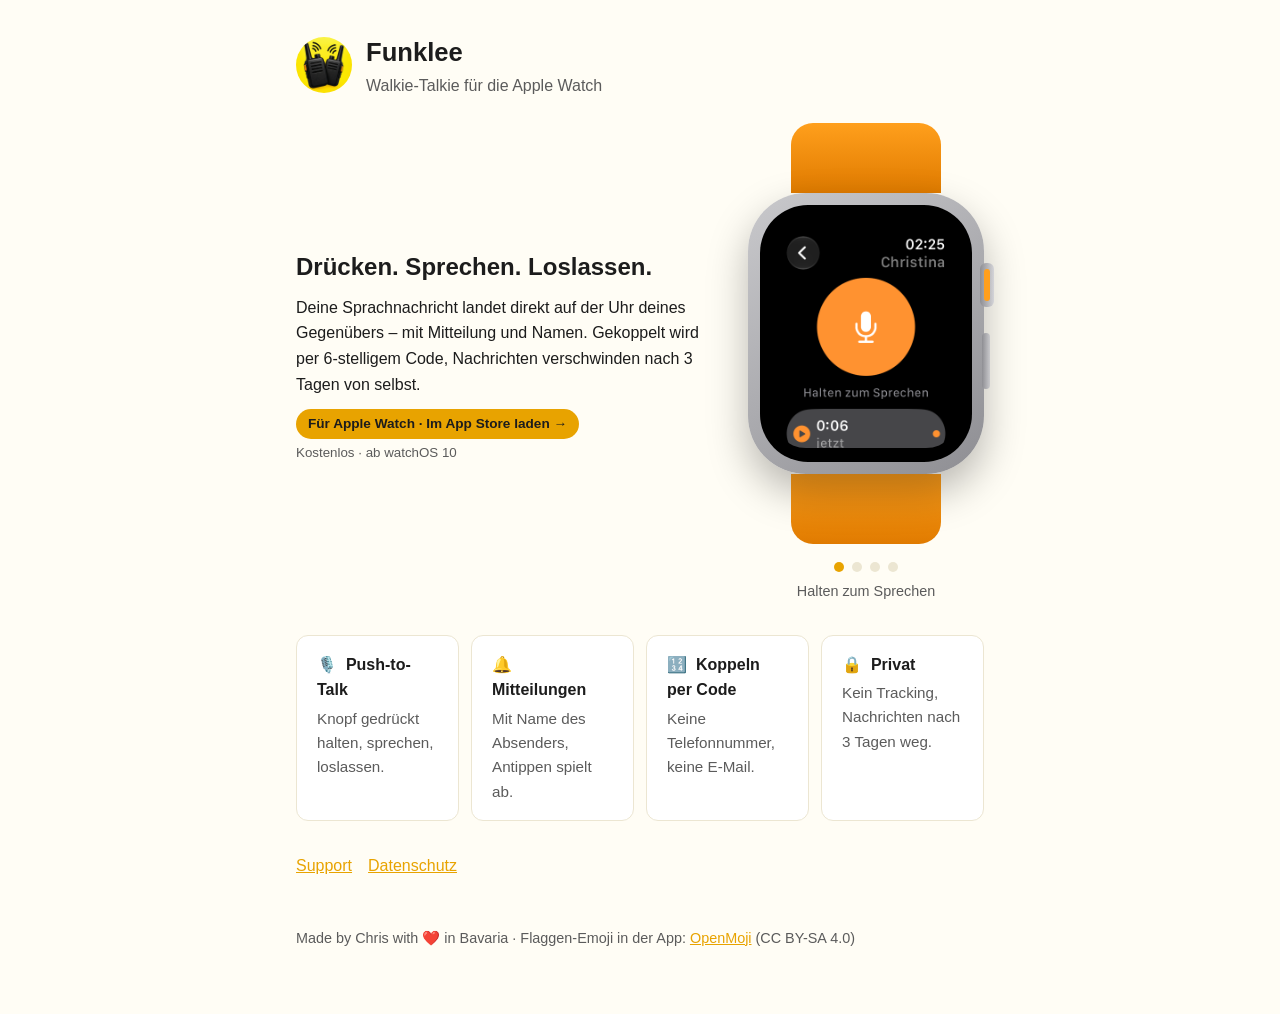
<file: index.html>
<!doctype html>
<html lang="de">
<head>
  <meta charset="utf-8">
  <meta name="viewport" content="width=device-width, initial-scale=1">
  <title>Funklee</title>
  <meta name="description" content="Funklee – das Walkie-Talkie für die Apple Watch.">
  <link rel="stylesheet" href="style.css">
</head>
<body>
<main>
  <header>
    <img src="icon.png" alt="">
    <div>
      <h1>Funklee</h1>
      <p>Walkie-Talkie für die Apple Watch</p>
    </div>
  </header>

  <section class="hero">
    <div>
      <h2>Drücken. Sprechen. Loslassen.</h2>
      <p>Deine Sprachnachricht landet direkt auf der Uhr deines Gegenübers – mit Mitteilung und Namen. Gekoppelt wird per 6-stelligem Code, Nachrichten verschwinden nach 3 Tagen von selbst.</p>
      <a class="badge" href="https://apps.apple.com/de/app/funklee-walkie-talkie/id6828184144">Für Apple Watch · Im App Store laden →</a>
      <p class="store"><small>Kostenlos · ab watchOS 10</small></p>
    </div>

    <div>
      <div class="watch" aria-label="Funklee auf der Apple Watch">
        <div class="band"></div>
        <div class="case">
          <div class="bezel">
            <div class="screen">
              <img src="screens/1-sprechen.png" alt="Sprech-Knopf: halten zum Sprechen" class="active">
              <img src="screens/2-nachrichten.png" alt="Liste der Sprachnachrichten">
              <img src="screens/3-kontakte.png" alt="Kontaktliste mit neuen Nachrichten">
              <img src="screens/4-koppeln.png" alt="Koppeln per 6-stelligem Code">
            </div>
          </div>
          <div class="crown"></div>
          <div class="side-button"></div>
        </div>
        <div class="band bottom"></div>
      </div>
      <div class="dots" role="tablist"></div>
      <div class="caption" aria-live="polite"></div>
    </div>
  </section>

  <section class="features">
    <div class="card"><strong>🎙️&nbsp; Push-to-Talk</strong><p>Knopf gedrückt halten, sprechen, loslassen.</p></div>
    <div class="card"><strong>🔔&nbsp; Mitteilungen</strong><p>Mit Name des Absenders, Antippen spielt ab.</p></div>
    <div class="card"><strong>🔢&nbsp; Koppeln per Code</strong><p>Keine Telefonnummer, keine E-Mail.</p></div>
    <div class="card"><strong>🔒&nbsp; Privat</strong><p>Kein Tracking, Nachrichten nach 3 Tagen weg.</p></div>
  </section>

  <nav style="margin-top:32px"><a href="support.html">Support</a><a href="privacy.html">Datenschutz</a></nav>
  <footer>Made by Chris with ❤️ in Bavaria · Flaggen-Emoji in der App: <a href="https://openmoji.org/">OpenMoji</a> (CC BY-SA 4.0)</footer>
</main>

<script>
  // Cycles through the screenshots inside the watch mockup.
  const images = [...document.querySelectorAll('.screen img')];
  const dots = document.querySelector('.dots');
  const caption = document.querySelector('.caption');
  const captions = ['Halten zum Sprechen', 'Nachrichten abspielen', 'Neue Nachrichten auf einen Blick', 'Koppeln per Code'];
  let current = 0;
  let timer;

  function show(index) {
    images[current].classList.remove('active');
    dots.children[current].classList.remove('active');
    current = index;
    images[current].classList.add('active');
    dots.children[current].classList.add('active');
    caption.textContent = captions[current];
  }

  function restart() {
    clearInterval(timer);
    if (!matchMedia('(prefers-reduced-motion: reduce)').matches) {
      timer = setInterval(() => show((current + 1) % images.length), 3000);
    }
  }

  images.forEach((img, i) => {
    const dot = document.createElement('button');
    dot.setAttribute('aria-label', captions[i]);
    dot.addEventListener('click', () => { show(i); restart(); });
    dots.appendChild(dot);
  });
  dots.children[0].classList.add('active');
  caption.textContent = captions[0];
  restart();
</script>
</body>
</html>
</file>
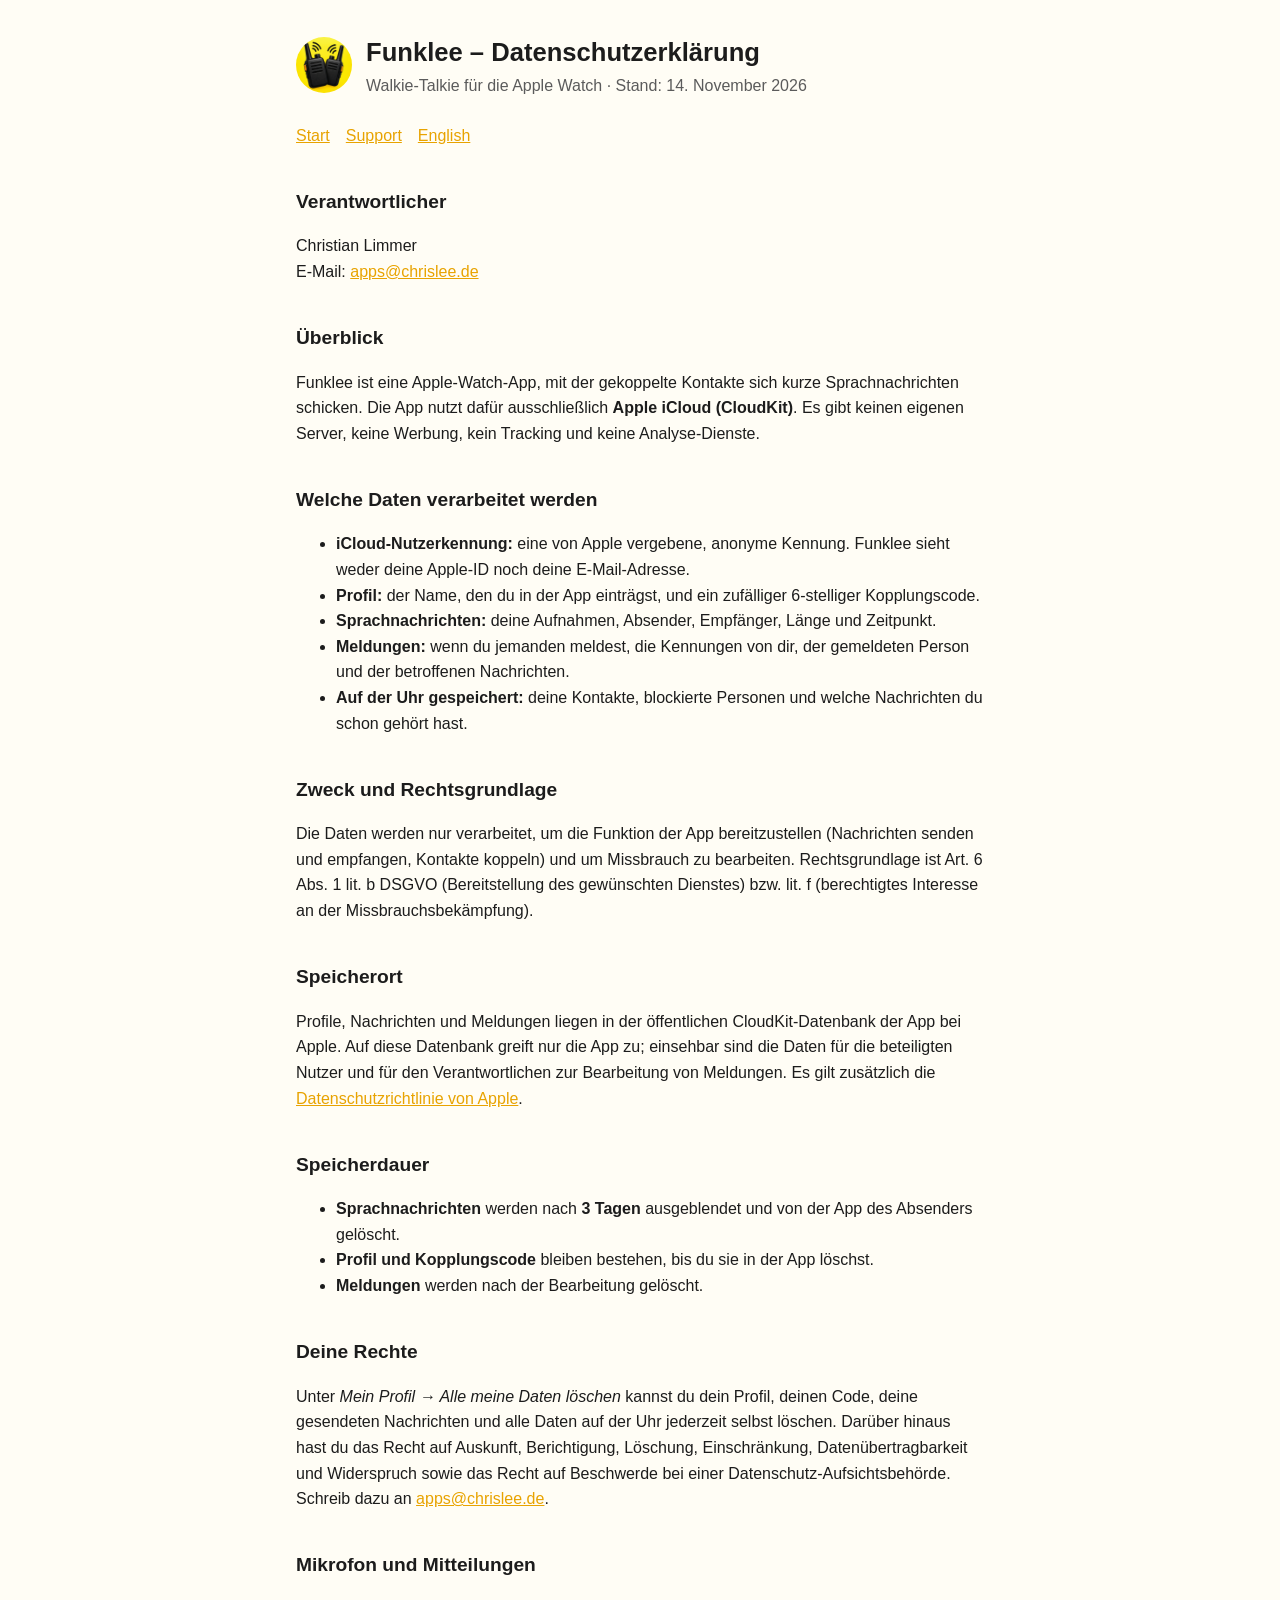
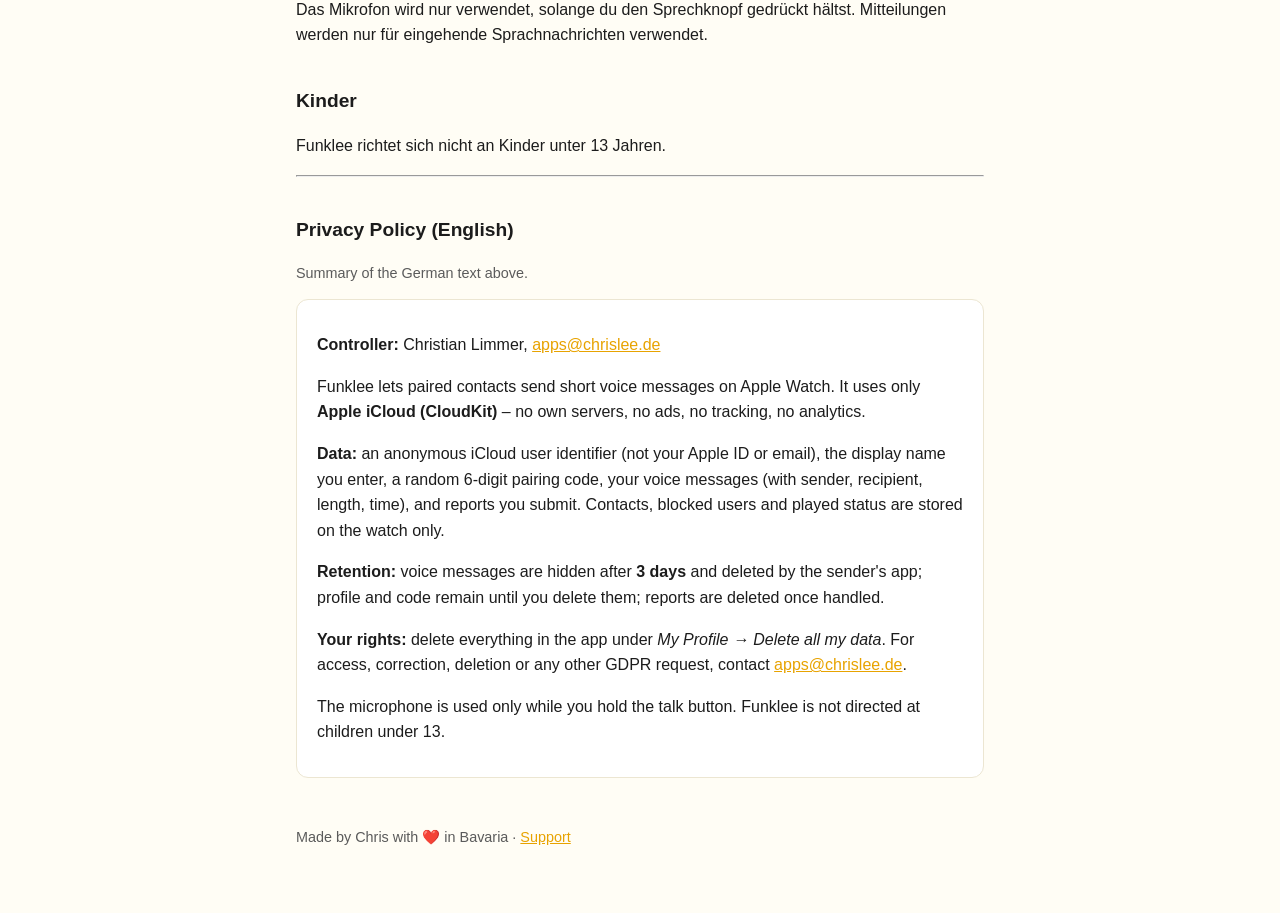
<file: privacy.html>
<!doctype html>
<html lang="de">
<head>
  <meta charset="utf-8">
  <meta name="viewport" content="width=device-width, initial-scale=1">
  <title>Funklee – Datenschutz</title>
  <link rel="stylesheet" href="style.css">
</head>
<body>
<main>
  <header>
    <img src="icon.png" alt="">
    <div>
      <h1>Funklee – Datenschutzerklärung</h1>
      <p>Walkie-Talkie für die Apple Watch · Stand: 14. November 2026</p>
    </div>
  </header>
  <nav><a href="index.html">Start</a><a href="support.html">Support</a><a href="#en">English</a></nav>

  <h2>Verantwortlicher</h2>
  <p>Christian Limmer<br>E-Mail: <a href="mailto:apps@chrislee.de">apps@chrislee.de</a></p>

  <h2>Überblick</h2>
  <p>Funklee ist eine Apple-Watch-App, mit der gekoppelte Kontakte sich kurze Sprachnachrichten schicken. Die App nutzt dafür ausschließlich <strong>Apple iCloud (CloudKit)</strong>. Es gibt keinen eigenen Server, keine Werbung, kein Tracking und keine Analyse-Dienste.</p>

  <h2>Welche Daten verarbeitet werden</h2>
  <ul>
    <li><strong>iCloud-Nutzerkennung:</strong> eine von Apple vergebene, anonyme Kennung. Funklee sieht weder deine Apple-ID noch deine E-Mail-Adresse.</li>
    <li><strong>Profil:</strong> der Name, den du in der App einträgst, und ein zufälliger 6-stelliger Kopplungscode.</li>
    <li><strong>Sprachnachrichten:</strong> deine Aufnahmen, Absender, Empfänger, Länge und Zeitpunkt.</li>
    <li><strong>Meldungen:</strong> wenn du jemanden meldest, die Kennungen von dir, der gemeldeten Person und der betroffenen Nachrichten.</li>
    <li><strong>Auf der Uhr gespeichert:</strong> deine Kontakte, blockierte Personen und welche Nachrichten du schon gehört hast.</li>
  </ul>

  <h2>Zweck und Rechtsgrundlage</h2>
  <p>Die Daten werden nur verarbeitet, um die Funktion der App bereitzustellen (Nachrichten senden und empfangen, Kontakte koppeln) und um Missbrauch zu bearbeiten. Rechtsgrundlage ist Art. 6 Abs. 1 lit. b DSGVO (Bereitstellung des gewünschten Dienstes) bzw. lit. f (berechtigtes Interesse an der Missbrauchsbekämpfung).</p>

  <h2>Speicherort</h2>
  <p>Profile, Nachrichten und Meldungen liegen in der öffentlichen CloudKit-Datenbank der App bei Apple. Auf diese Datenbank greift nur die App zu; einsehbar sind die Daten für die beteiligten Nutzer und für den Verantwortlichen zur Bearbeitung von Meldungen. Es gilt zusätzlich die <a href="https://www.apple.com/de/legal/privacy/">Datenschutzrichtlinie von Apple</a>.</p>

  <h2>Speicherdauer</h2>
  <ul>
    <li><strong>Sprachnachrichten</strong> werden nach <strong>3 Tagen</strong> ausgeblendet und von der App des Absenders gelöscht.</li>
    <li><strong>Profil und Kopplungscode</strong> bleiben bestehen, bis du sie in der App löschst.</li>
    <li><strong>Meldungen</strong> werden nach der Bearbeitung gelöscht.</li>
  </ul>

  <h2>Deine Rechte</h2>
  <p>Unter <em>Mein Profil → Alle meine Daten löschen</em> kannst du dein Profil, deinen Code, deine gesendeten Nachrichten und alle Daten auf der Uhr jederzeit selbst löschen. Darüber hinaus hast du das Recht auf Auskunft, Berichtigung, Löschung, Einschränkung, Datenübertragbarkeit und Widerspruch sowie das Recht auf Beschwerde bei einer Datenschutz-Aufsichtsbehörde. Schreib dazu an <a href="mailto:apps@chrislee.de">apps@chrislee.de</a>.</p>

  <h2>Mikrofon und Mitteilungen</h2>
  <p>Das Mikrofon wird nur verwendet, solange du den Sprechknopf gedrückt hältst. Mitteilungen werden nur für eingehende Sprachnachrichten verwendet.</p>

  <h2>Kinder</h2>
  <p>Funklee richtet sich nicht an Kinder unter 13 Jahren.</p>

  <hr>

  <h2 id="en">Privacy Policy (English)</h2>
  <p class="lang">Summary of the German text above.</p>
  <div class="card">
    <p><strong>Controller:</strong> Christian Limmer, <a href="mailto:apps@chrislee.de">apps@chrislee.de</a></p>
    <p>Funklee lets paired contacts send short voice messages on Apple Watch. It uses only <strong>Apple iCloud (CloudKit)</strong> – no own servers, no ads, no tracking, no analytics.</p>
    <p><strong>Data:</strong> an anonymous iCloud user identifier (not your Apple ID or email), the display name you enter, a random 6-digit pairing code, your voice messages (with sender, recipient, length, time), and reports you submit. Contacts, blocked users and played status are stored on the watch only.</p>
    <p><strong>Retention:</strong> voice messages are hidden after <strong>3 days</strong> and deleted by the sender's app; profile and code remain until you delete them; reports are deleted once handled.</p>
    <p><strong>Your rights:</strong> delete everything in the app under <em>My Profile → Delete all my data</em>. For access, correction, deletion or any other GDPR request, contact <a href="mailto:apps@chrislee.de">apps@chrislee.de</a>.</p>
    <p>The microphone is used only while you hold the talk button. Funklee is not directed at children under 13.</p>
  </div>

  <footer>Made by Chris with ❤️ in Bavaria · <a href="support.html">Support</a></footer>
</main>
</body>
</html>
</file>
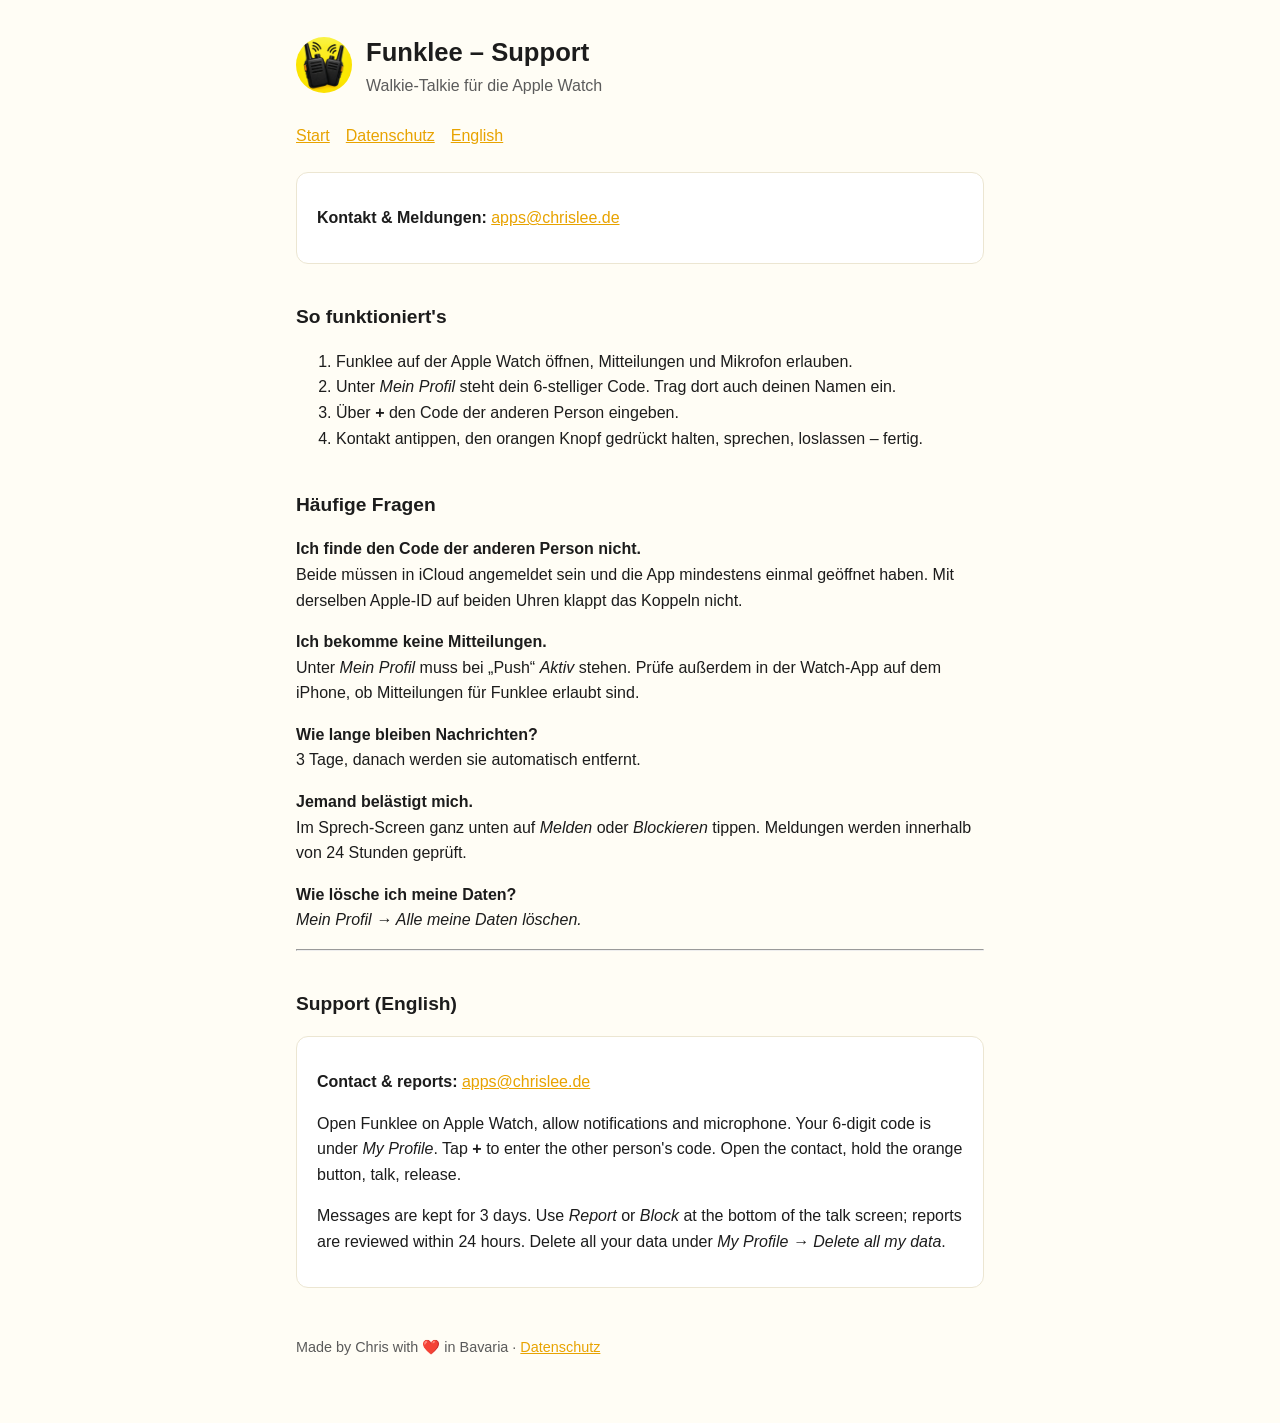
<file: support.html>
<!doctype html>
<html lang="de">
<head>
  <meta charset="utf-8">
  <meta name="viewport" content="width=device-width, initial-scale=1">
  <title>Funklee – Support</title>
  <link rel="stylesheet" href="style.css">
</head>
<body>
<main>
  <header>
    <img src="icon.png" alt="">
    <div>
      <h1>Funklee – Support</h1>
      <p>Walkie-Talkie für die Apple Watch</p>
    </div>
  </header>
  <nav><a href="index.html">Start</a><a href="privacy.html">Datenschutz</a><a href="#en">English</a></nav>

  <div class="card">
    <p><strong>Kontakt & Meldungen:</strong> <a href="mailto:apps@chrislee.de">apps@chrislee.de</a></p>
  </div>

  <h2>So funktioniert's</h2>
  <ol>
    <li>Funklee auf der Apple Watch öffnen, Mitteilungen und Mikrofon erlauben.</li>
    <li>Unter <em>Mein Profil</em> steht dein 6-stelliger Code. Trag dort auch deinen Namen ein.</li>
    <li>Über <strong>+</strong> den Code der anderen Person eingeben.</li>
    <li>Kontakt antippen, den orangen Knopf gedrückt halten, sprechen, loslassen – fertig.</li>
  </ol>

  <h2>Häufige Fragen</h2>
  <p><strong>Ich finde den Code der anderen Person nicht.</strong><br>Beide müssen in iCloud angemeldet sein und die App mindestens einmal geöffnet haben. Mit derselben Apple-ID auf beiden Uhren klappt das Koppeln nicht.</p>
  <p><strong>Ich bekomme keine Mitteilungen.</strong><br>Unter <em>Mein Profil</em> muss bei „Push“ <em>Aktiv</em> stehen. Prüfe außerdem in der Watch-App auf dem iPhone, ob Mitteilungen für Funklee erlaubt sind.</p>
  <p><strong>Wie lange bleiben Nachrichten?</strong><br>3 Tage, danach werden sie automatisch entfernt.</p>
  <p><strong>Jemand belästigt mich.</strong><br>Im Sprech-Screen ganz unten auf <em>Melden</em> oder <em>Blockieren</em> tippen. Meldungen werden innerhalb von 24 Stunden geprüft.</p>
  <p><strong>Wie lösche ich meine Daten?</strong><br><em>Mein Profil → Alle meine Daten löschen.</em></p>

  <hr>
  <h2 id="en">Support (English)</h2>
  <div class="card">
    <p><strong>Contact & reports:</strong> <a href="mailto:apps@chrislee.de">apps@chrislee.de</a></p>
    <p>Open Funklee on Apple Watch, allow notifications and microphone. Your 6-digit code is under <em>My Profile</em>. Tap <strong>+</strong> to enter the other person's code. Open the contact, hold the orange button, talk, release.</p>
    <p>Messages are kept for 3 days. Use <em>Report</em> or <em>Block</em> at the bottom of the talk screen; reports are reviewed within 24 hours. Delete all your data under <em>My Profile → Delete all my data</em>.</p>
  </div>

  <footer>Made by Chris with ❤️ in Bavaria · <a href="privacy.html">Datenschutz</a></footer>
</main>
</body>
</html>
</file>
<file: style.css>
:root {
  --bg: #fffdf5;
  --text: #1c1c1c;
  --muted: #5b5b5b;
  --accent: #e8a300;
  --card: #ffffff;
  --border: #ece6d2;
}
@media (prefers-color-scheme: dark) {
  :root {
    --bg: #141414;
    --text: #f2f2f2;
    --muted: #a8a8a8;
    --accent: #ffc83d;
    --card: #1e1e1e;
    --border: #2c2c2c;
  }
}
* { box-sizing: border-box; }
body {
  margin: 0;
  background: var(--bg);
  color: var(--text);
  font: 16px/1.6 -apple-system, BlinkMacSystemFont, "Segoe UI", Roboto, sans-serif;
}
main { max-width: 720px; margin: 0 auto; padding: 32px 16px 64px; }
header { display: flex; align-items: center; gap: 14px; margin-bottom: 24px; }
header img { width: 56px; height: 56px; border-radius: 50%; }
header h1 { margin: 0; font-size: 1.6rem; }
header p { margin: 0; color: var(--muted); }
h2 { margin-top: 2em; font-size: 1.2rem; }
a { color: var(--accent); }
nav { display: flex; gap: 16px; margin-bottom: 24px; flex-wrap: wrap; }
.card { background: var(--card); border: 1px solid var(--border); border-radius: 12px; padding: 16px 20px; }
footer { margin-top: 48px; color: var(--muted); font-size: 0.9rem; }
.lang { color: var(--muted); font-size: 0.9rem; }

/* Apple Watch mockup */
.hero { display: grid; gap: 32px; align-items: center; margin: 8px 0 32px; }
@media (min-width: 640px) { .hero { grid-template-columns: 1fr auto; } }
.hero h2 { margin: 0 0 8px; font-size: 1.5rem; }
.hero p { margin: 0 0 12px; }
.badge { display: inline-block; background: var(--accent); color: #1c1c1c; font-weight: 600;
         border-radius: 999px; padding: 4px 12px; font-size: 0.85rem; }
a.badge { text-decoration: none; }
a.badge:hover { opacity: .85; }
.store { margin-top: 6px; }
.store small { color: var(--muted); }

.watch { position: relative; width: 236px; margin: 0 auto; }
.band { width: 150px; height: 70px; margin: 0 auto; background: linear-gradient(#ff9f1c, #e07b00);
        border-radius: 22px 22px 0 0; }
.band.bottom { border-radius: 0 0 22px 22px; }
.case { position: relative; background: linear-gradient(145deg, #c9c9cc, #8e8e93);
        border-radius: 58px; padding: 12px; box-shadow: 0 18px 40px rgba(0,0,0,.28); }
.bezel { background: #000; border-radius: 48px; padding: 14px 12px; }
.screen { position: relative; width: 188px; aspect-ratio: 422 / 514; border-radius: 34px; overflow: hidden; background: #000; }
.screen img { position: absolute; inset: 0; width: 100%; height: 100%; object-fit: cover;
              opacity: 0; transition: opacity .5s ease; }
.screen img.active { opacity: 1; }
.crown { position: absolute; right: -10px; top: 70px; width: 14px; height: 44px; border-radius: 6px;
         background: linear-gradient(90deg, #8e8e93, #d4d4d8); }
.crown::after { content: ""; position: absolute; left: 4px; top: 6px; width: 6px; height: 32px; border-radius: 3px;
                background: #ff9f1c; }
.side-button { position: absolute; right: -6px; top: 140px; width: 8px; height: 56px; border-radius: 4px;
               background: linear-gradient(90deg, #8e8e93, #c9c9cc); }

.dots { display: flex; gap: 8px; justify-content: center; margin-top: 18px; }
.dots button { width: 10px; height: 10px; border-radius: 50%; border: 0; padding: 0; cursor: pointer;
               background: var(--border); }
.dots button.active { background: var(--accent); }
.caption { text-align: center; color: var(--muted); font-size: 0.9rem; margin-top: 8px; min-height: 1.4em; }

.features { display: grid; gap: 12px; grid-template-columns: repeat(2, 1fr); }
@media (min-width: 640px) { .features { grid-template-columns: repeat(4, 1fr); } }
.features strong { display: block; }
.features .card p { margin: 4px 0 0; color: var(--muted); font-size: 0.95rem; }
@media (prefers-reduced-motion: reduce) { .screen img { transition: none; } }
</file>
